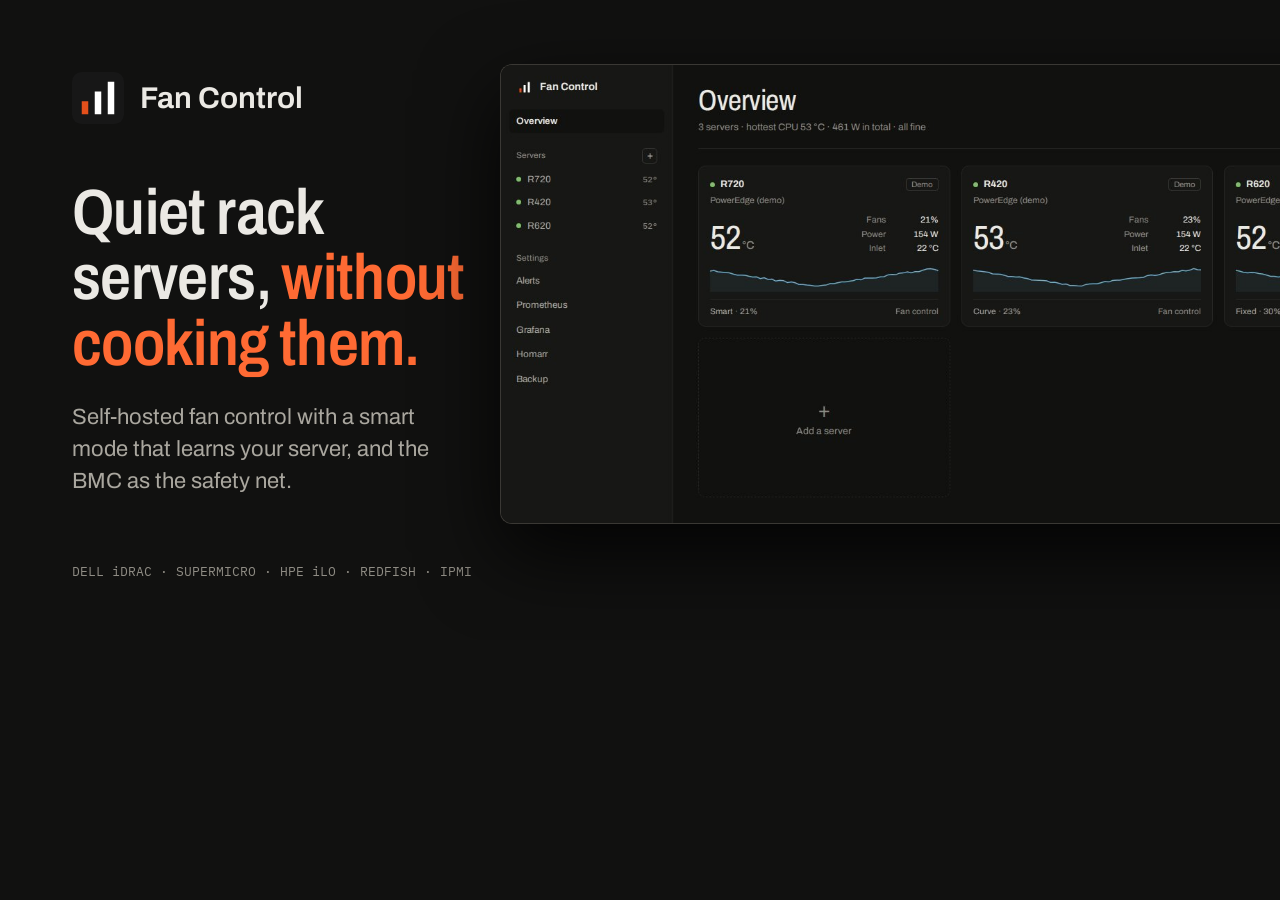
<file: docs/social/preview.html>
<!doctype html>
<html lang="en">
<head>
<meta charset="utf-8">
<title>Fan Control social preview</title>
<style>
  @font-face { font-family: "Archivo"; src: url(../../web/fonts/archivo.woff2) format("woff2"); font-weight: 300 800; font-stretch: 62% 125%; }
  @font-face { font-family: "Plex"; src: url(../../web/fonts/plex-mono-400.woff2) format("woff2"); }
  html, body { margin: 0; width: 1280px; height: 640px; overflow: hidden; background: #111110; color: #ebe9e4; }
  body { font-family: "Archivo", sans-serif; display: grid; grid-template-columns: 500px 1fr; }
  .text { padding: 72px 0 60px 72px; display: flex; flex-direction: column; }
  .brand { display: flex; align-items: center; gap: 16px; font-size: 30px; font-weight: 650; }
  .brand img { width: 52px; height: 52px; }
  h1 { font-size: 64px; line-height: 1.02; font-weight: 600; font-stretch: 82%; margin: 56px 0 0; letter-spacing: -.01em; }
  h1 em { font-style: normal; color: #ff6a33; }
  p { font-size: 22px; line-height: 1.45; color: #aaa79f; margin: 26px 0 0; max-width: 400px; }
  .vendors { margin-top: auto; font: 13px "Plex", monospace; color: #8f8c84; white-space: nowrap; }
  .shot { position: relative; }
  .shot img { position: absolute; left: 0; top: 64px; width: 1000px; border-radius: 12px 0 0 12px;
              border: 1px solid #3a3834; border-right: 0; box-shadow: 0 30px 80px #000c; }
</style>
</head>
<body>
  <div class="text">
    <div class="brand"><img src="../../web/icon.svg" alt="">Fan Control</div>
    <h1>Quiet rack servers, <em>without cooking them.</em></h1>
    <p>Self-hosted fan control with a smart mode that learns your server, and the BMC as the safety net.</p>
    <div class="vendors">DELL iDRAC · SUPERMICRO · HPE iLO · REDFISH · IPMI</div>
  </div>
  <div class="shot"><img src="../overview.jpg" alt=""></div>
</body>
</html>
</file>
